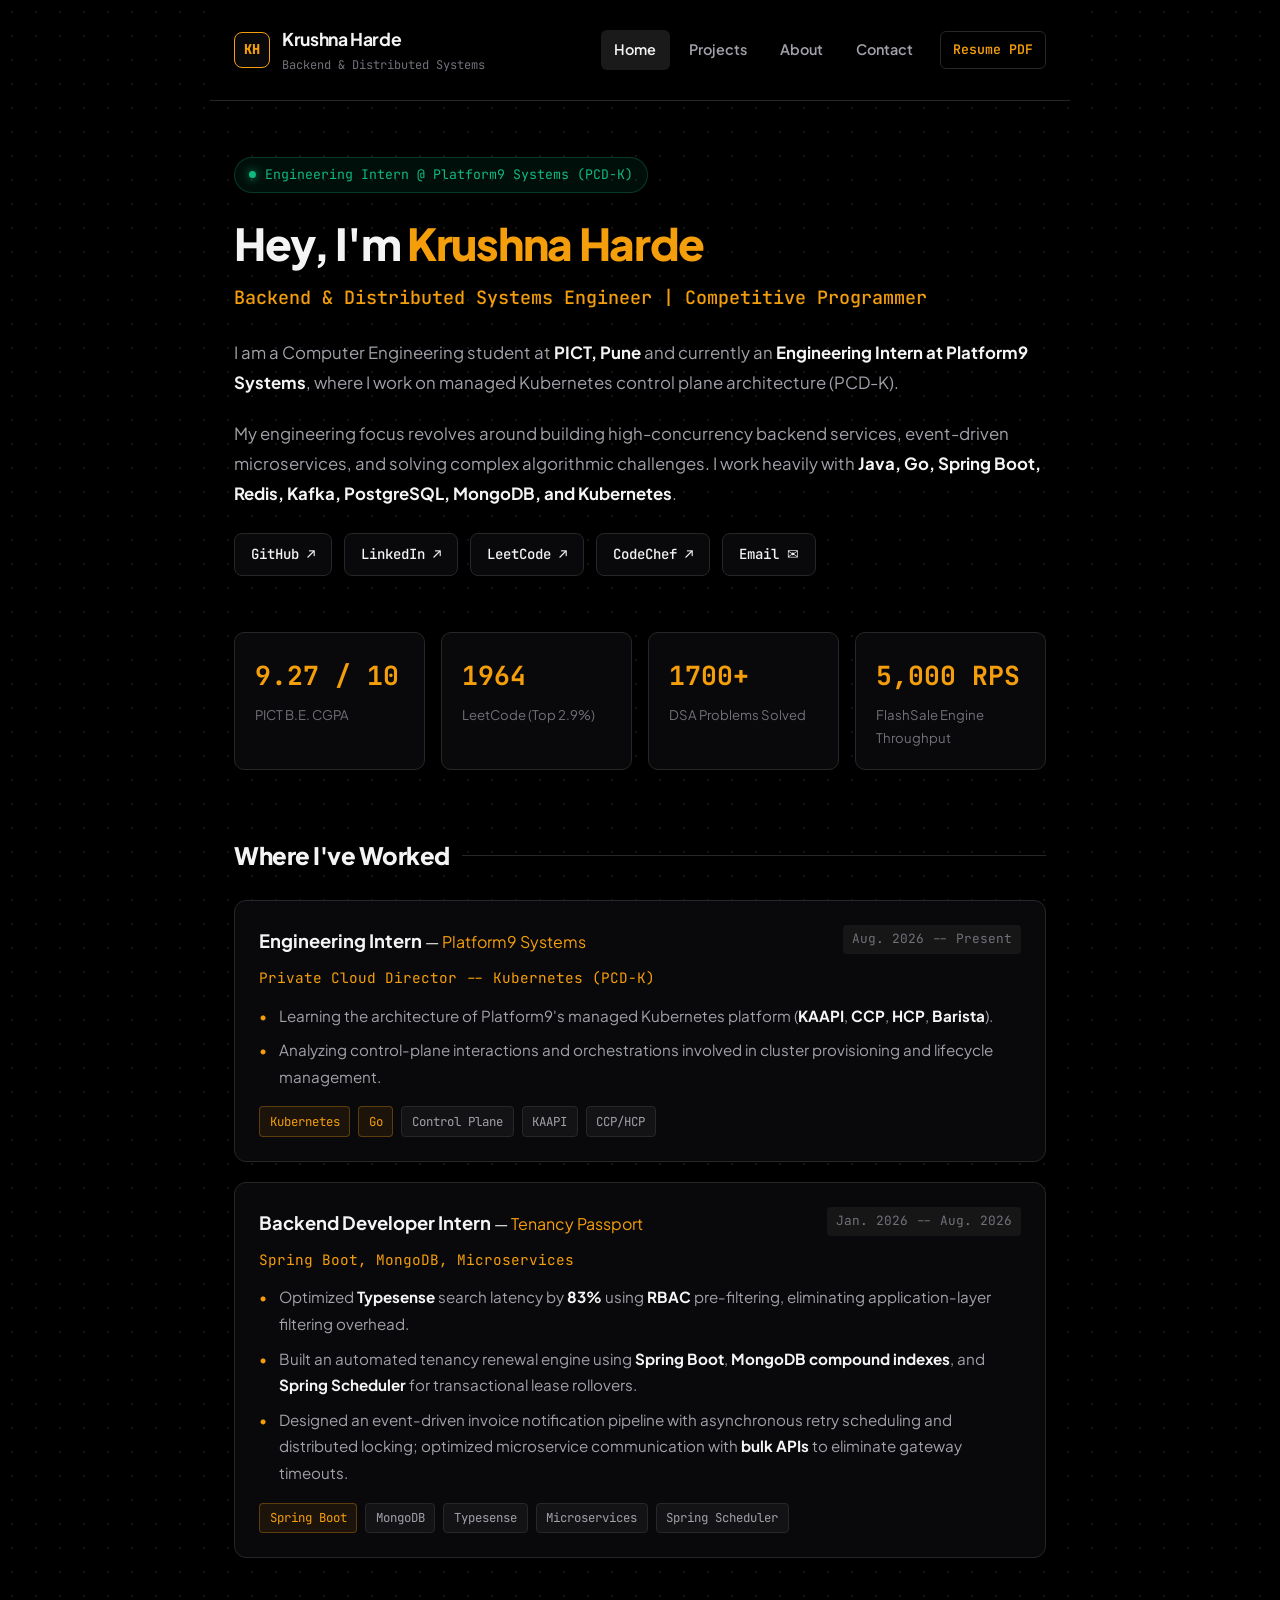
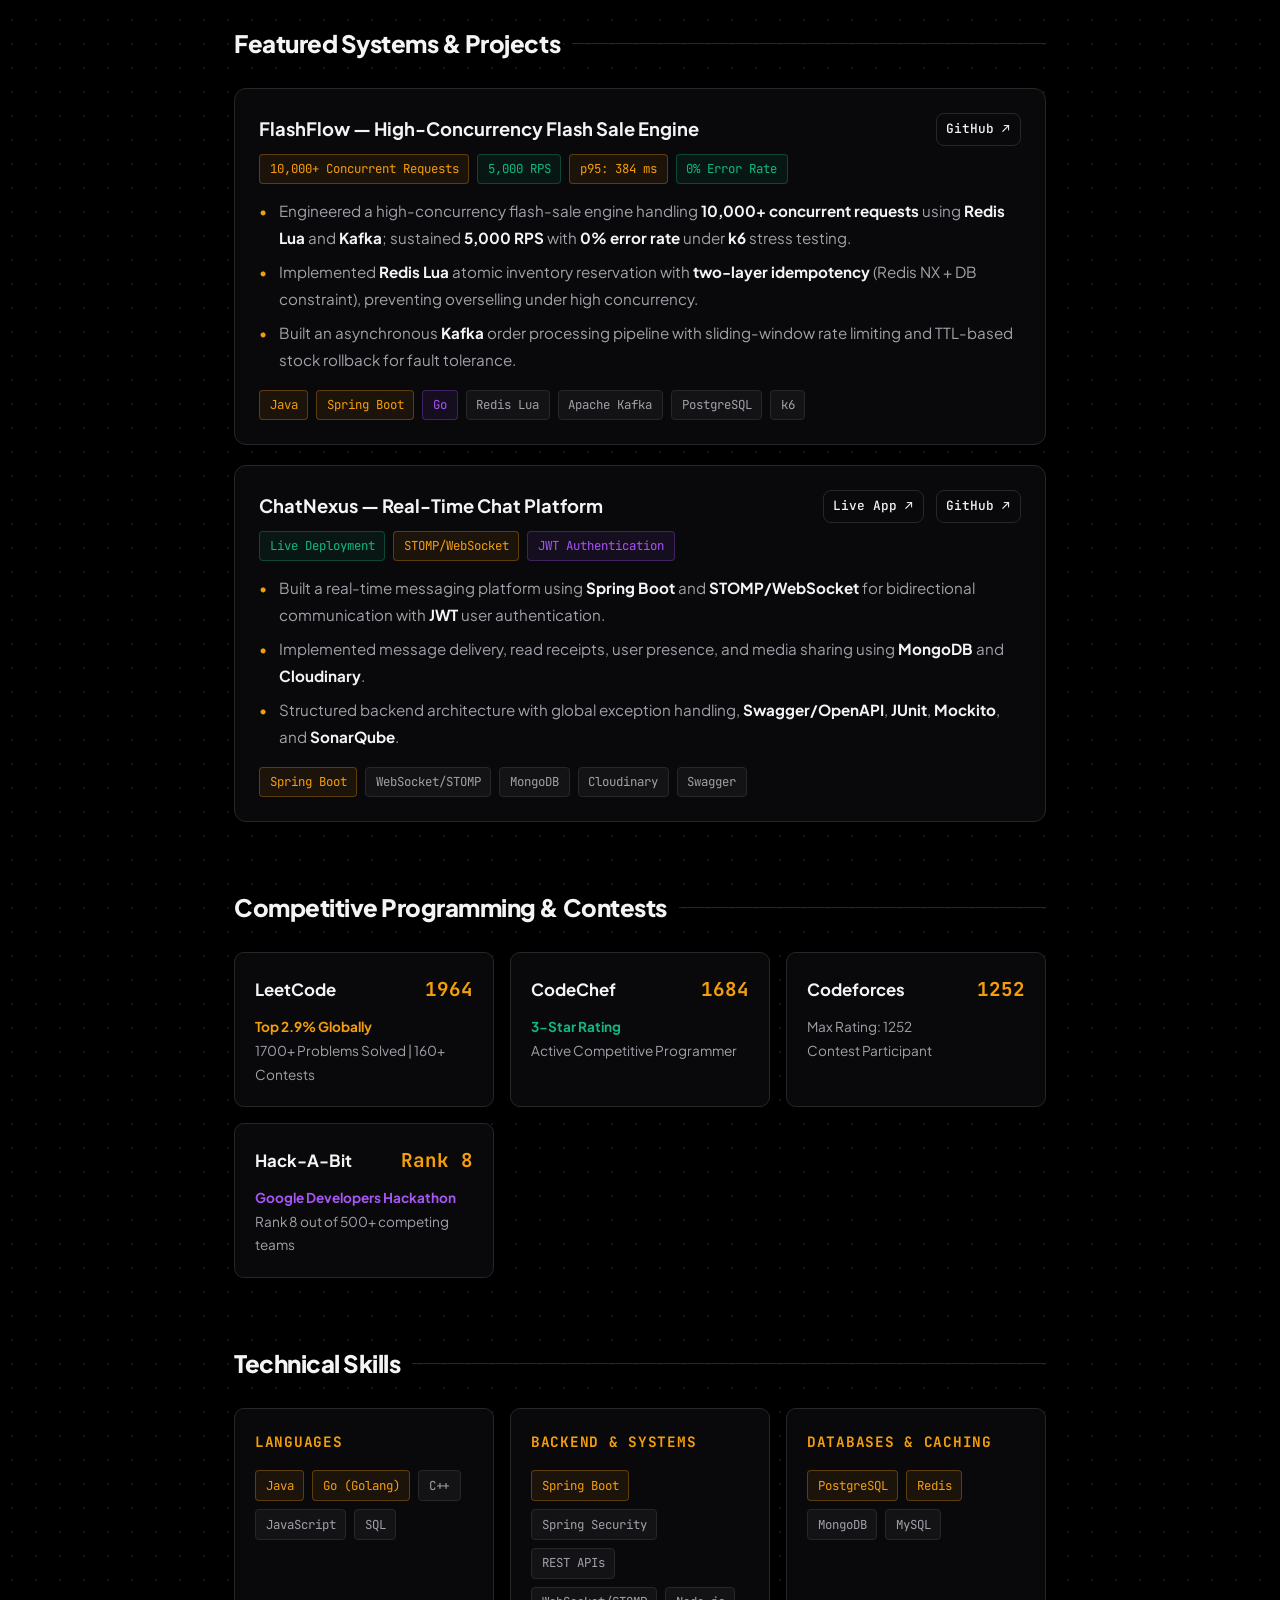
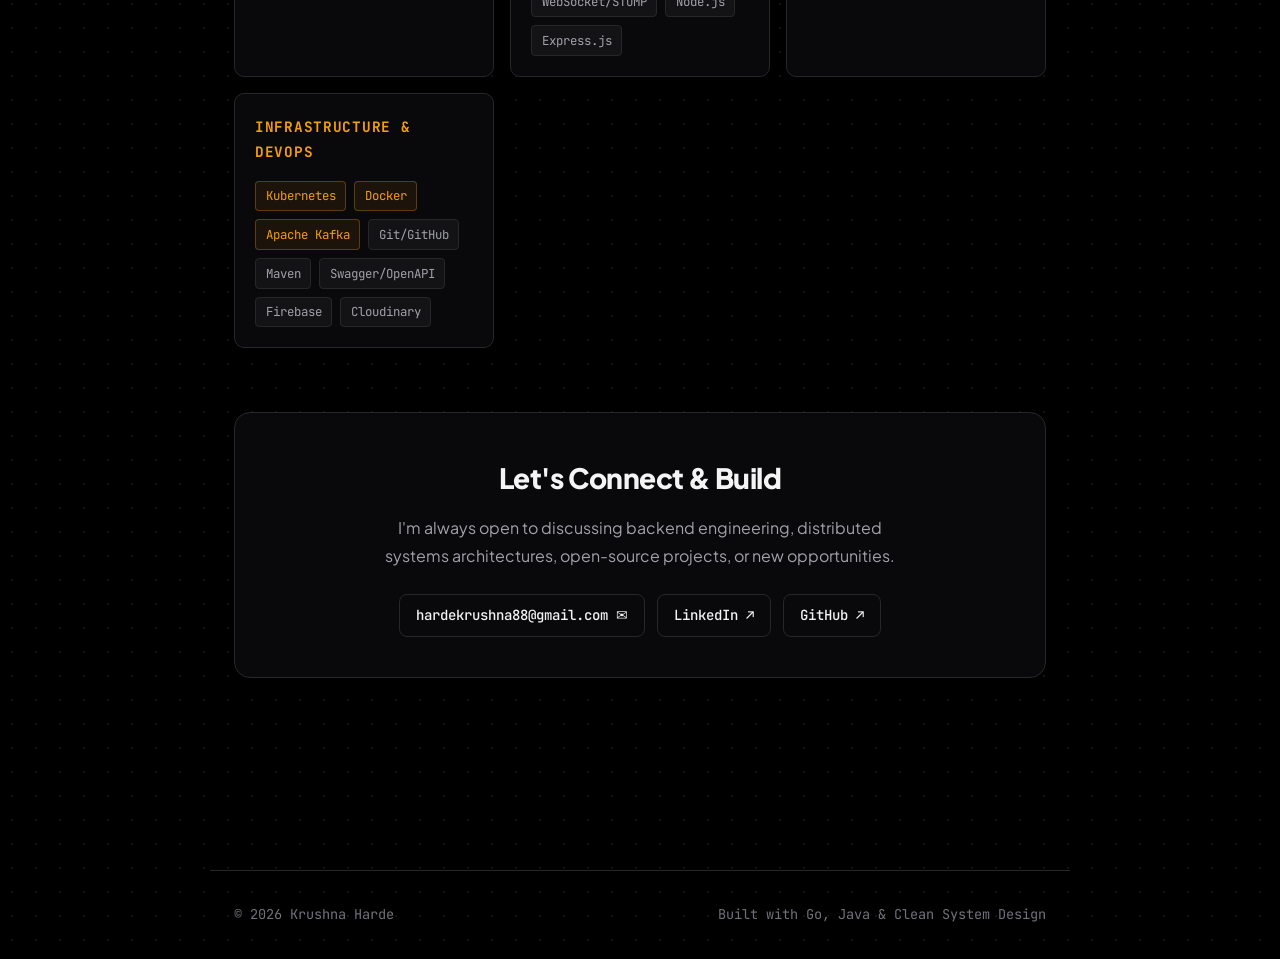
<file: index.html>
<!DOCTYPE html>
<html lang="en">
<head>
    <meta charset="UTF-8">
    <meta name="viewport" content="width=device-width, initial-scale=1.0">
    <title>Krushna Harde | Portfolio</title>
    <link rel="icon" type="image/svg+xml" href="favicon.svg">
    <meta name="description" content="Personal portfolio of Krushna Harde — Computer Engineering student at PICT Pune & Backend Engineering Intern at Platform9, specializing in Java, Go, Spring Boot, Kubernetes, Redis, Kafka, and High-Concurrency Systems.">
    <link rel="stylesheet" href="styles.css">
</head>
<body>
    <!-- Header / Navigation -->
    <header>
        <div class="nav-container">
            <a href="index.html" class="brand">
                <div class="avatar-circle">KH</div>
                <div class="brand-info">
                    <h1>Krushna Harde</h1>
                    <div class="tagline">Backend & Distributed Systems</div>
                </div>
            </a>
            <nav>
                <a href="index.html" class="active">Home</a>
                <a href="projects.html">Projects</a>
                <a href="about.html">About</a>
                <a href="contact.html">Contact</a>
                <a href="resume.pdf" class="btn-resume" download>Resume PDF</a>
            </nav>
        </div>
    </header>

    <!-- Main Content -->
    <main>
        <!-- Personal Introduction Hero -->
        <section class="hero-personal">
            <div class="status-pill">
                <span class="status-dot"></span>
                <span>Engineering Intern @ Platform9 Systems (PCD-K)</span>
            </div>
            <h2 class="hero-greeting">Hey, I'm <span class="highlight-amber">Krushna Harde</span></h2>
            <div class="hero-subtitle">Backend & Distributed Systems Engineer | Competitive Programmer</div>
            
            <p class="hero-bio">
                I am a Computer Engineering student at <strong>PICT, Pune</strong> and currently an <strong>Engineering Intern at Platform9 Systems</strong>, where I work on managed Kubernetes control plane architecture (PCD-K).
            </p>
            <p class="hero-bio">
                My engineering focus revolves around building high-concurrency backend services, event-driven microservices, and solving complex algorithmic challenges. I work heavily with <strong>Java, Go, Spring Boot, Redis, Kafka, PostgreSQL, MongoDB, and Kubernetes</strong>.
            </p>

            <!-- Social Links -->
            <div class="social-buttons">
                <a href="https://github.com/KrushnaHarde" target="_blank" rel="noopener" class="social-btn">GitHub ↗</a>
                <a href="https://www.linkedin.com/in/krushna-harde" target="_blank" rel="noopener" class="social-btn">LinkedIn ↗</a>
                <a href="https://leetcode.com/u/krushna_88" target="_blank" rel="noopener" class="social-btn">LeetCode ↗</a>
                <a href="https://www.codechef.com/users/hardekrushna" target="_blank" rel="noopener" class="social-btn">CodeChef ↗</a>
                <a href="mailto:hardekrushna88@gmail.com" class="social-btn">Email ✉</a>
            </div>
        </section>

        <!-- Highlights & Stats -->
        <section>
            <div class="stats-container">
                <div class="stat-box">
                    <div class="stat-val">9.27 / 10</div>
                    <div class="stat-desc">PICT B.E. CGPA</div>
                </div>
                <div class="stat-box">
                    <div class="stat-val">1964</div>
                    <div class="stat-desc">LeetCode (Top 2.9%)</div>
                </div>
                <div class="stat-box">
                    <div class="stat-val">1700+</div>
                    <div class="stat-desc">DSA Problems Solved</div>
                </div>
                <div class="stat-box">
                    <div class="stat-val">5,000 RPS</div>
                    <div class="stat-desc">FlashSale Engine Throughput</div>
                </div>
            </div>
        </section>

        <!-- Work Experience -->
        <section>
            <h2 class="section-title">Where I've Worked</h2>
            
            <!-- Platform9 -->
            <div class="card-item">
                <div class="card-header">
                    <div>
                        <span class="card-title">Engineering Intern</span> — <span class="highlight-amber">Platform9 Systems</span>
                    </div>
                    <span class="card-date">Aug. 2026 -- Present</span>
                </div>
                <div class="card-subtitle">Private Cloud Director -- Kubernetes (PCD-K)</div>
                <ul class="bullet-list">
                    <li>Learning the architecture of Platform9's managed Kubernetes platform (<strong>KAAPI</strong>, <strong>CCP</strong>, <strong>HCP</strong>, <strong>Barista</strong>).</li>
                    <li>Analyzing control-plane interactions and orchestrations involved in cluster provisioning and lifecycle management.</li>
                </ul>
                <div class="tag-group">
                    <span class="tag amber">Kubernetes</span>
                    <span class="tag amber">Go</span>
                    <span class="tag">Control Plane</span>
                    <span class="tag">KAAPI</span>
                    <span class="tag">CCP/HCP</span>
                </div>
            </div>

            <!-- Tenancy Passport -->
            <div class="card-item">
                <div class="card-header">
                    <div>
                        <span class="card-title">Backend Developer Intern</span> — <span class="highlight-amber">Tenancy Passport</span>
                    </div>
                    <span class="card-date">Jan. 2026 -- Aug. 2026</span>
                </div>
                <div class="card-subtitle">Spring Boot, MongoDB, Microservices</div>
                <ul class="bullet-list">
                    <li>Optimized <strong>Typesense</strong> search latency by <strong>83%</strong> using <strong>RBAC</strong> pre-filtering, eliminating application-layer filtering overhead.</li>
                    <li>Built an automated tenancy renewal engine using <strong>Spring Boot</strong>, <strong>MongoDB compound indexes</strong>, and <strong>Spring Scheduler</strong> for transactional lease rollovers.</li>
                    <li>Designed an event-driven invoice notification pipeline with asynchronous retry scheduling and distributed locking; optimized microservice communication with <strong>bulk APIs</strong> to eliminate gateway timeouts.</li>
                </ul>
                <div class="tag-group">
                    <span class="tag amber">Spring Boot</span>
                    <span class="tag">MongoDB</span>
                    <span class="tag">Typesense</span>
                    <span class="tag">Microservices</span>
                    <span class="tag">Spring Scheduler</span>
                </div>
            </div>
        </section>

        <!-- Selected Projects -->
        <section>
            <h2 class="section-title">Featured Systems & Projects</h2>

            <!-- FlashFlow -->
            <div class="card-item">
                <div class="card-header">
                    <div class="card-title">FlashFlow — High-Concurrency Flash Sale Engine</div>
                    <div class="social-buttons" style="margin-top:0;">
                        <a href="https://github.com/KrushnaHarde/flashflow" target="_blank" rel="noopener" class="social-btn" style="padding:0.25rem 0.6rem; font-size:0.8rem;">GitHub ↗</a>
                    </div>
                </div>

                <div class="tag-group" style="margin-top: 0; margin-bottom: 0.85rem;">
                    <span class="tag amber">10,000+ Concurrent Requests</span>
                    <span class="tag emerald">5,000 RPS</span>
                    <span class="tag amber">p95: 384 ms</span>
                    <span class="tag emerald">0% Error Rate</span>
                </div>

                <ul class="bullet-list">
                    <li>Engineered a high-concurrency flash-sale engine handling <strong>10,000+ concurrent requests</strong> using <strong>Redis Lua</strong> and <strong>Kafka</strong>; sustained <strong>5,000 RPS</strong> with <strong>0% error rate</strong> under <strong>k6</strong> stress testing.</li>
                    <li>Implemented <strong>Redis Lua</strong> atomic inventory reservation with <strong>two-layer idempotency</strong> (Redis NX + DB constraint), preventing overselling under high concurrency.</li>
                    <li>Built an asynchronous <strong>Kafka</strong> order processing pipeline with sliding-window rate limiting and TTL-based stock rollback for fault tolerance.</li>
                </ul>

                <div class="tag-group">
                    <span class="tag amber">Java</span>
                    <span class="tag amber">Spring Boot</span>
                    <span class="tag violet">Go</span>
                    <span class="tag">Redis Lua</span>
                    <span class="tag">Apache Kafka</span>
                    <span class="tag">PostgreSQL</span>
                    <span class="tag">k6</span>
                </div>
            </div>

            <!-- ChatNexus -->
            <div class="card-item">
                <div class="card-header">
                    <div class="card-title">ChatNexus — Real-Time Chat Platform</div>
                    <div class="social-buttons" style="margin-top:0;">
                        <a href="https://chat-nexus-frontend-two.vercel.app/" target="_blank" rel="noopener" class="social-btn" style="padding:0.25rem 0.6rem; font-size:0.8rem;">Live App ↗</a>
                        <a href="https://github.com/KrushnaHarde/ChatNexus" target="_blank" rel="noopener" class="social-btn" style="padding:0.25rem 0.6rem; font-size:0.8rem;">GitHub ↗</a>
                    </div>
                </div>

                <div class="tag-group" style="margin-top: 0; margin-bottom: 0.85rem;">
                    <span class="tag emerald">Live Deployment</span>
                    <span class="tag amber">STOMP/WebSocket</span>
                    <span class="tag violet">JWT Authentication</span>
                </div>

                <ul class="bullet-list">
                    <li>Built a real-time messaging platform using <strong>Spring Boot</strong> and <strong>STOMP/WebSocket</strong> for bidirectional communication with <strong>JWT</strong> user authentication.</li>
                    <li>Implemented message delivery, read receipts, user presence, and media sharing using <strong>MongoDB</strong> and <strong>Cloudinary</strong>.</li>
                    <li>Structured backend architecture with global exception handling, <strong>Swagger/OpenAPI</strong>, <strong>JUnit</strong>, <strong>Mockito</strong>, and <strong>SonarQube</strong>.</li>
                </ul>

                <div class="tag-group">
                    <span class="tag amber">Spring Boot</span>
                    <span class="tag">WebSocket/STOMP</span>
                    <span class="tag">MongoDB</span>
                    <span class="tag">Cloudinary</span>
                    <span class="tag">Swagger</span>
                </div>
            </div>
        </section>

        <!-- Competitive Programming Matrix -->
        <section>
            <h2 class="section-title">Competitive Programming & Contests</h2>
            <div class="cp-matrix">
                <div class="cp-box">
                    <div class="cp-head">
                        <span class="cp-name">LeetCode</span>
                        <span class="cp-score">1964</span>
                    </div>
                    <div class="cp-detail">
                        <strong class="highlight-amber">Top 2.9% Globally</strong><br>
                        1700+ Problems Solved | 160+ Contests
                    </div>
                </div>

                <div class="cp-box">
                    <div class="cp-head">
                        <span class="cp-name">CodeChef</span>
                        <span class="cp-score">1684</span>
                    </div>
                    <div class="cp-detail">
                        <strong class="highlight-emerald">3-Star Rating</strong><br>
                        Active Competitive Programmer
                    </div>
                </div>

                <div class="cp-box">
                    <div class="cp-head">
                        <span class="cp-name">Codeforces</span>
                        <span class="cp-score">1252</span>
                    </div>
                    <div class="cp-detail">
                        Max Rating: 1252<br>
                        Contest Participant
                    </div>
                </div>

                <div class="cp-box">
                    <div class="cp-head">
                        <span class="cp-name">Hack-A-Bit</span>
                        <span class="cp-score">Rank 8</span>
                    </div>
                    <div class="cp-detail">
                        <strong class="highlight-violet">Google Developers Hackathon</strong><br>
                        Rank 8 out of 500+ competing teams
                    </div>
                </div>
            </div>
        </section>

        <!-- Technical Skills Matrix -->
        <section>
            <h2 class="section-title">Technical Skills</h2>
            <div class="skills-container">
                <div class="skill-box">
                    <h3>Languages</h3>
                    <div class="tag-group">
                        <span class="tag amber">Java</span>
                        <span class="tag amber">Go (Golang)</span>
                        <span class="tag">C++</span>
                        <span class="tag">JavaScript</span>
                        <span class="tag">SQL</span>
                    </div>
                </div>

                <div class="skill-box">
                    <h3>Backend & Systems</h3>
                    <div class="tag-group">
                        <span class="tag amber">Spring Boot</span>
                        <span class="tag">Spring Security</span>
                        <span class="tag">REST APIs</span>
                        <span class="tag">WebSocket/STOMP</span>
                        <span class="tag">Node.js</span>
                        <span class="tag">Express.js</span>
                    </div>
                </div>

                <div class="skill-box">
                    <h3>Databases & Caching</h3>
                    <div class="tag-group">
                        <span class="tag amber">PostgreSQL</span>
                        <span class="tag amber">Redis</span>
                        <span class="tag">MongoDB</span>
                        <span class="tag">MySQL</span>
                    </div>
                </div>

                <div class="skill-box">
                    <h3>Infrastructure & DevOps</h3>
                    <div class="tag-group">
                        <span class="tag amber">Kubernetes</span>
                        <span class="tag amber">Docker</span>
                        <span class="tag amber">Apache Kafka</span>
                        <span class="tag">Git/GitHub</span>
                        <span class="tag">Maven</span>
                        <span class="tag">Swagger/OpenAPI</span>
                        <span class="tag">Firebase</span>
                        <span class="tag">Cloudinary</span>
                    </div>
                </div>
            </div>
        </section>

        <!-- Personal Callout -->
        <section>
            <div class="personal-callout">
                <h2>Let's Connect & Build</h2>
                <p>I'm always open to discussing backend engineering, distributed systems architectures, open-source projects, or new opportunities.</p>
                <div class="social-buttons" style="justify-content: center;">
                    <a href="mailto:hardekrushna88@gmail.com" class="social-btn">hardekrushna88@gmail.com ✉</a>
                    <a href="https://www.linkedin.com/in/krushna-harde" target="_blank" rel="noopener" class="social-btn">LinkedIn ↗</a>
                    <a href="https://github.com/KrushnaHarde" target="_blank" rel="noopener" class="social-btn">GitHub ↗</a>
                </div>
            </div>
        </section>
    </main>

    <!-- Footer -->
    <footer>
        <div>© 2026 Krushna Harde</div>
        <div>Built with Go, Java & Clean System Design</div>
    </footer>
</body>
</html>
</file>
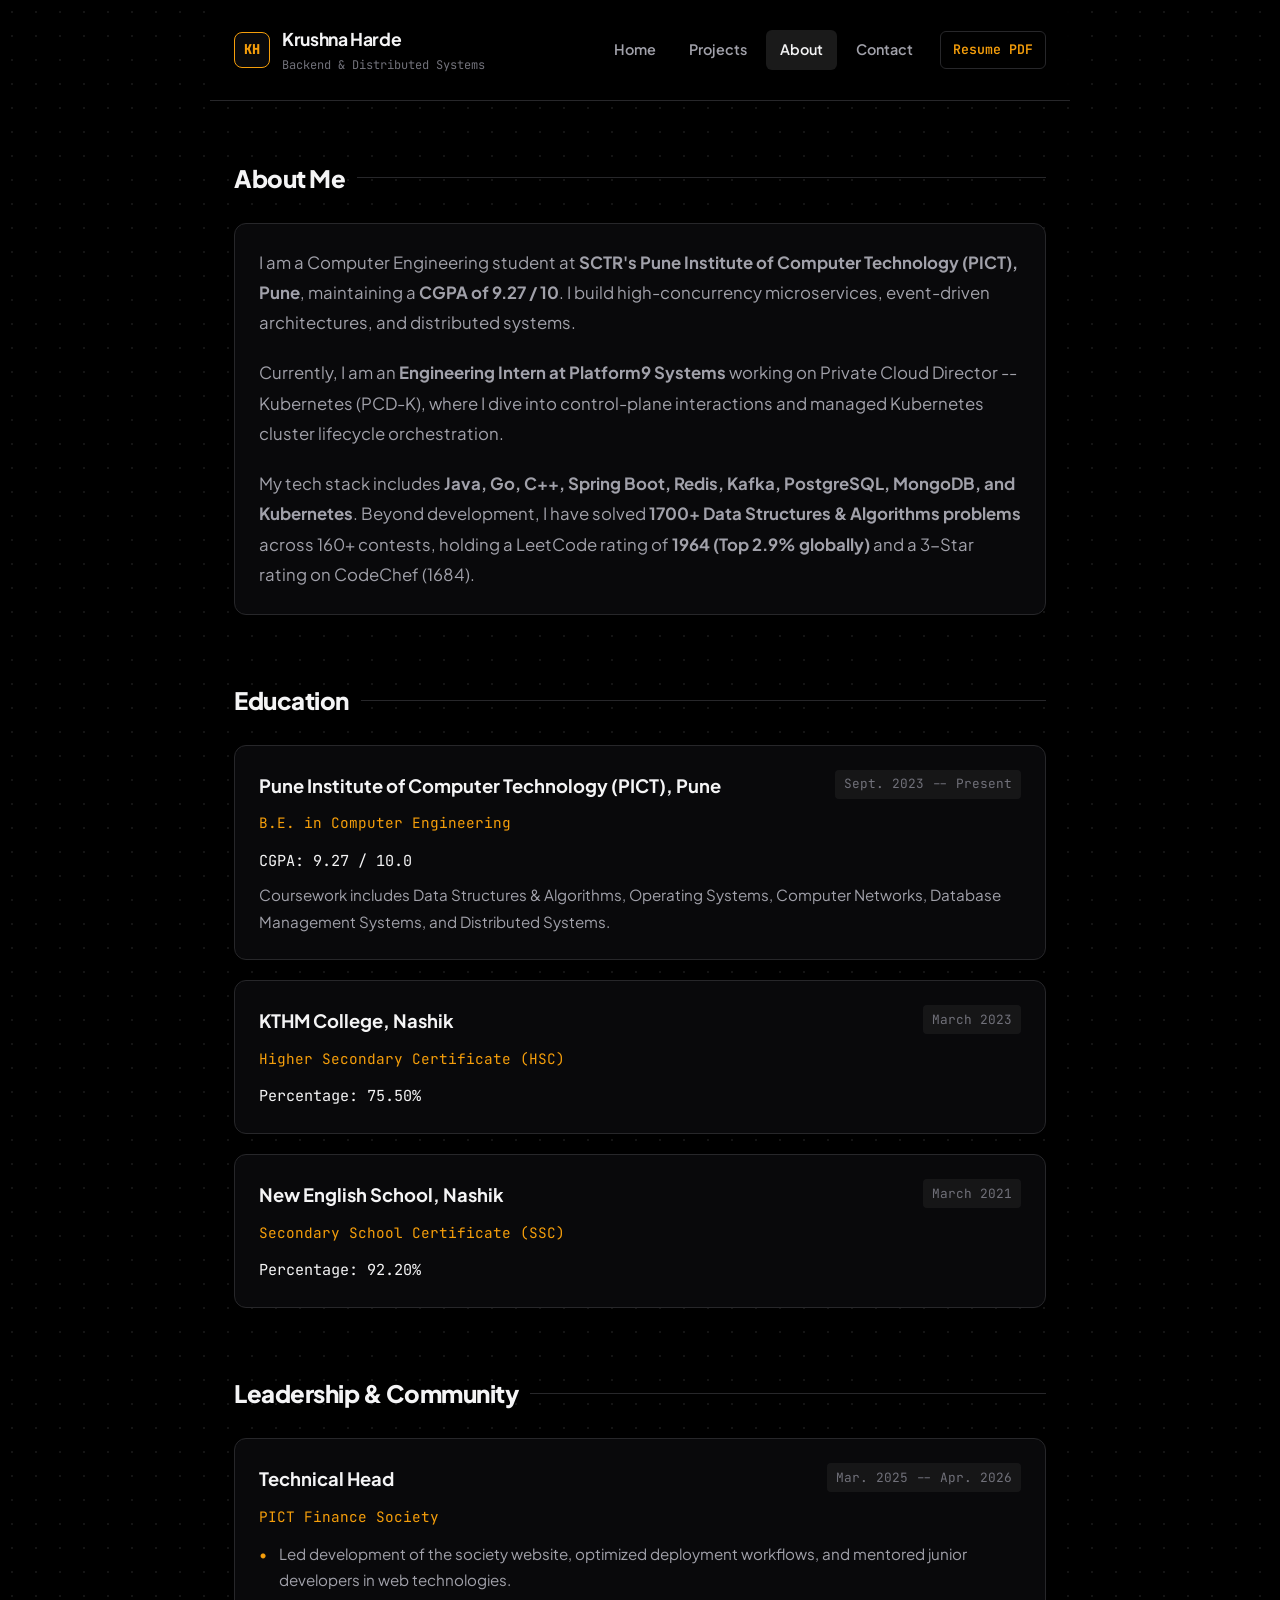
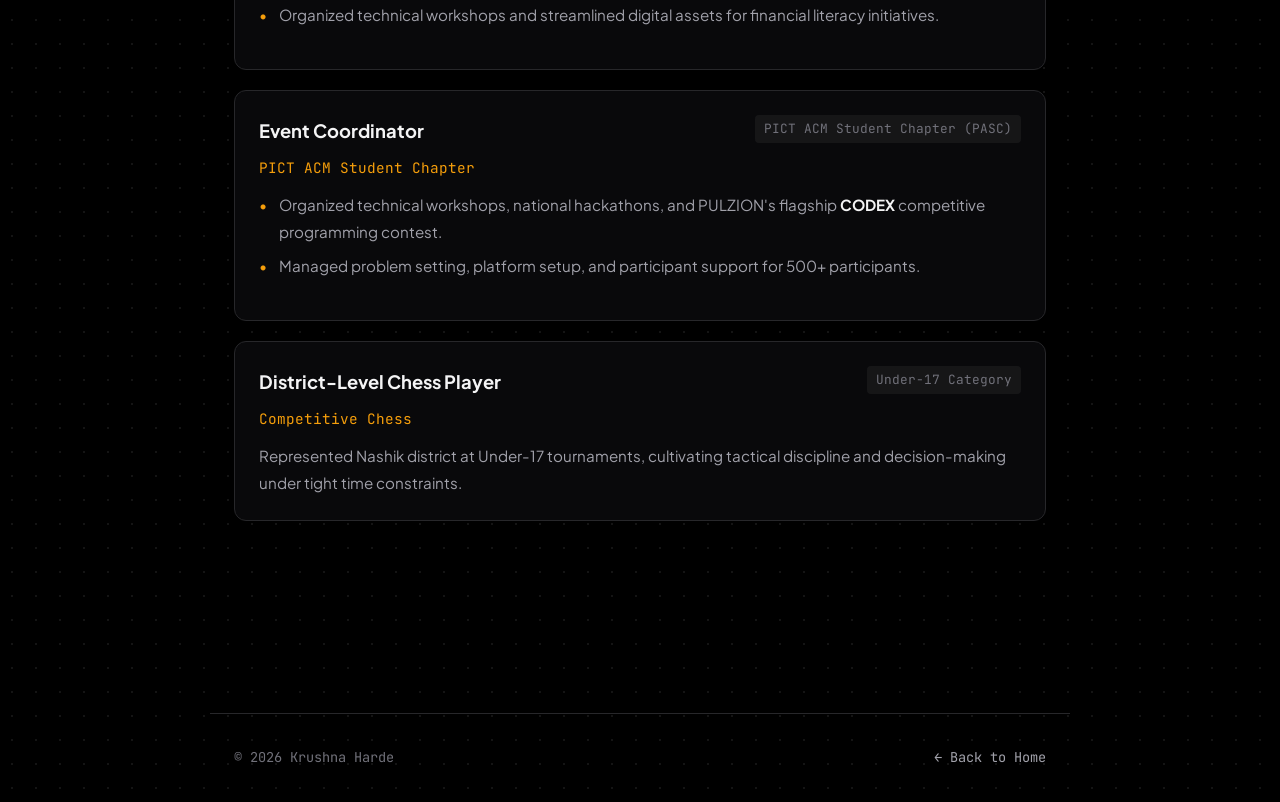
<file: about.html>
<!DOCTYPE html>
<html lang="en">
<head>
    <meta charset="UTF-8">
    <meta name="viewport" content="width=device-width, initial-scale=1.0">
    <title>About | Krushna Harde</title>
    <link rel="icon" type="image/svg+xml" href="favicon.svg">
    <meta name="description" content="Learn more about Krushna Harde — Computer Engineering student at PICT Pune, Engineering Intern at Platform9, competitive programmer, and backend engineer working with Java, Go, Spring Boot, and Kubernetes.">
    <link rel="stylesheet" href="styles.css">
</head>
<body>
    <!-- Header / Navigation -->
    <header>
        <div class="nav-container">
            <a href="index.html" class="brand">
                <div class="avatar-circle">KH</div>
                <div class="brand-info">
                    <h1>Krushna Harde</h1>
                    <div class="tagline">Backend & Distributed Systems</div>
                </div>
            </a>
            <nav>
                <a href="index.html">Home</a>
                <a href="projects.html">Projects</a>
                <a href="about.html" class="active">About</a>
                <a href="contact.html">Contact</a>
                <a href="resume.pdf" class="btn-resume" download>Resume PDF</a>
            </nav>
        </div>
    </header>

    <!-- Main Content -->
    <main>
        <!-- About Section -->
        <section>
            <h2 class="section-title">About Me</h2>
            <div class="card-item" style="margin-bottom: 2rem;">
                <p style="font-size: 1.05rem; color: var(--text-secondary); margin-bottom: 1.25rem; line-height: 1.8;">
                    I am a Computer Engineering student at <strong>SCTR's Pune Institute of Computer Technology (PICT), Pune</strong>, maintaining a <strong>CGPA of 9.27 / 10</strong>. I build high-concurrency microservices, event-driven architectures, and distributed systems.
                </p>
                <p style="font-size: 1.05rem; color: var(--text-secondary); margin-bottom: 1.25rem; line-height: 1.8;">
                    Currently, I am an <strong>Engineering Intern at Platform9 Systems</strong> working on Private Cloud Director -- Kubernetes (PCD-K), where I dive into control-plane interactions and managed Kubernetes cluster lifecycle orchestration.
                </p>
                <p style="font-size: 1.05rem; color: var(--text-secondary); line-height: 1.8;">
                    My tech stack includes <strong>Java, Go, C++, Spring Boot, Redis, Kafka, PostgreSQL, MongoDB, and Kubernetes</strong>. Beyond development, I have solved <strong>1700+ Data Structures & Algorithms problems</strong> across 160+ contests, holding a LeetCode rating of <strong>1964 (Top 2.9% globally)</strong> and a 3-Star rating on CodeChef (1684).
                </p>
            </div>
        </section>

        <!-- Education Section -->
        <section>
            <h2 class="section-title">Education</h2>
            
            <div class="card-item">
                <div class="card-header">
                    <div class="card-title">Pune Institute of Computer Technology (PICT), Pune</div>
                    <span class="card-date">Sept. 2023 -- Present</span>
                </div>
                <div class="card-subtitle">B.E. in Computer Engineering</div>
                <div style="font-size: 0.95rem; color: var(--text-primary); font-family: var(--font-mono); margin-bottom: 0.5rem;">CGPA: 9.27 / 10.0</div>
                <p style="font-size: 0.95rem; color: var(--text-secondary);">Coursework includes Data Structures & Algorithms, Operating Systems, Computer Networks, Database Management Systems, and Distributed Systems.</p>
            </div>

            <div class="card-item">
                <div class="card-header">
                    <div class="card-title">KTHM College, Nashik</div>
                    <span class="card-date">March 2023</span>
                </div>
                <div class="card-subtitle">Higher Secondary Certificate (HSC)</div>
                <div style="font-size: 0.95rem; color: var(--text-primary); font-family: var(--font-mono);">Percentage: 75.50%</div>
            </div>

            <div class="card-item">
                <div class="card-header">
                    <div class="card-title">New English School, Nashik</div>
                    <span class="card-date">March 2021</span>
                </div>
                <div class="card-subtitle">Secondary School Certificate (SSC)</div>
                <div style="font-size: 0.95rem; color: var(--text-primary); font-family: var(--font-mono);">Percentage: 92.20%</div>
            </div>
        </section>

        <!-- Leadership & Extracurriculars -->
        <section>
            <h2 class="section-title">Leadership & Community</h2>
            
            <div class="card-item">
                <div class="card-header">
                    <div class="card-title">Technical Head</div>
                    <span class="card-date">Mar. 2025 -- Apr. 2026</span>
                </div>
                <div class="card-subtitle">PICT Finance Society</div>
                <ul class="bullet-list">
                    <li>Led development of the society website, optimized deployment workflows, and mentored junior developers in web technologies.</li>
                    <li>Organized technical workshops and streamlined digital assets for financial literacy initiatives.</li>
                </ul>
            </div>

            <div class="card-item">
                <div class="card-header">
                    <div class="card-title">Event Coordinator</div>
                    <span class="card-date">PICT ACM Student Chapter (PASC)</span>
                </div>
                <div class="card-subtitle">PICT ACM Student Chapter</div>
                <ul class="bullet-list">
                    <li>Organized technical workshops, national hackathons, and PULZION's flagship <strong>CODEX</strong> competitive programming contest.</li>
                    <li>Managed problem setting, platform setup, and participant support for 500+ participants.</li>
                </ul>
            </div>

            <div class="card-item">
                <div class="card-header">
                    <div class="card-title">District-Level Chess Player</div>
                    <span class="card-date">Under-17 Category</span>
                </div>
                <div class="card-subtitle">Competitive Chess</div>
                <p style="font-size: 0.95rem; color: var(--text-secondary);">Represented Nashik district at Under-17 tournaments, cultivating tactical discipline and decision-making under tight time constraints.</p>
            </div>
        </section>
    </main>

    <!-- Footer -->
    <footer>
        <div>© 2026 Krushna Harde</div>
        <div><a href="index.html">← Back to Home</a></div>
    </footer>
</body>
</html>
</file>
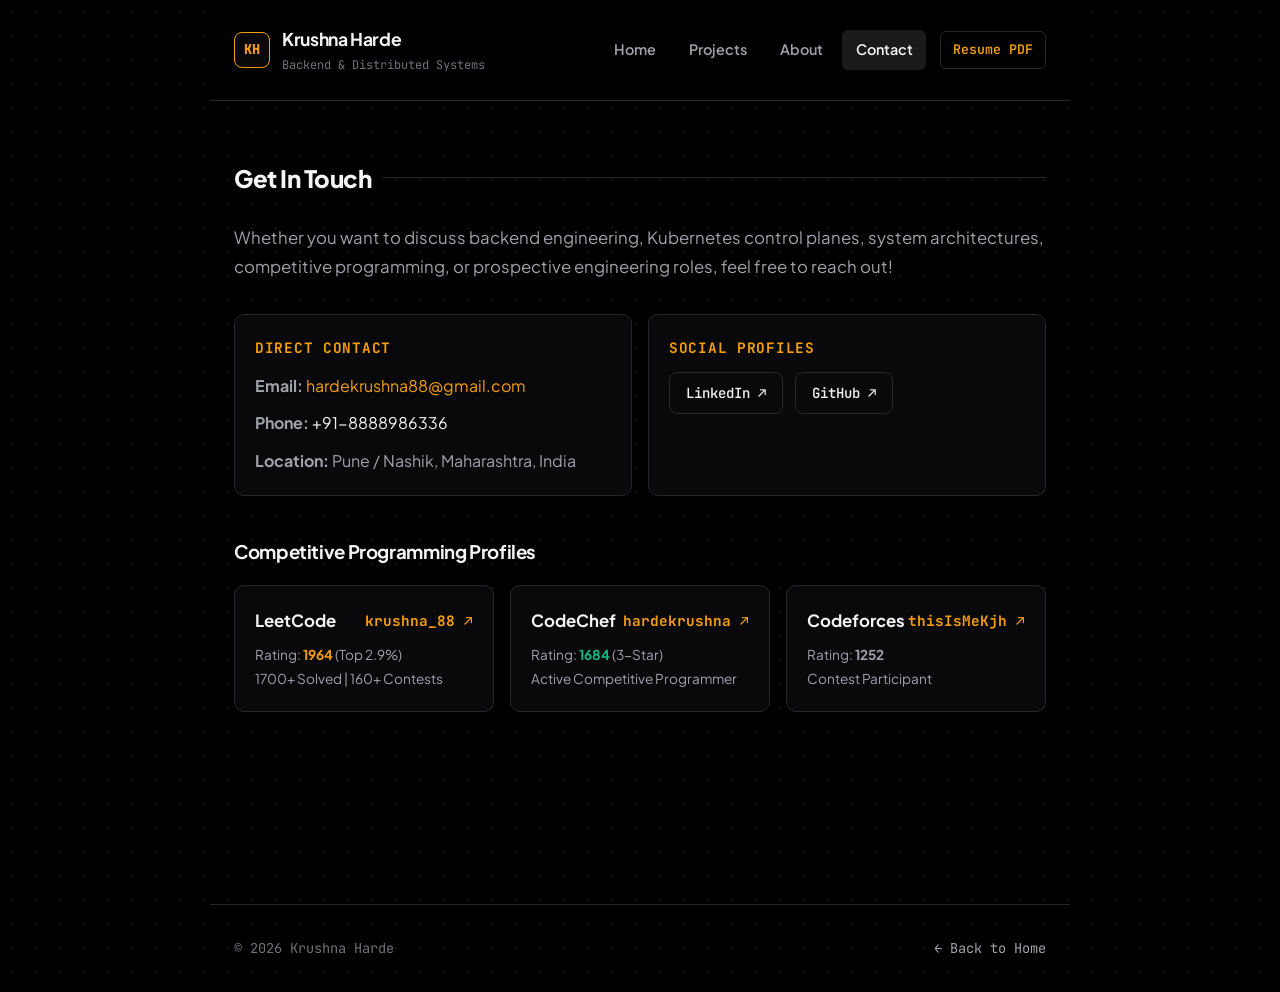
<file: contact.html>
<!DOCTYPE html>
<html lang="en">
<head>
    <meta charset="UTF-8">
    <meta name="viewport" content="width=device-width, initial-scale=1.0">
    <title>Contact | Krushna Harde</title>
    <link rel="icon" type="image/svg+xml" href="favicon.svg">
    <meta name="description" content="Contact Krushna Harde — Email, LinkedIn, GitHub, LeetCode, CodeChef, and Codeforces links.">
    <link rel="stylesheet" href="styles.css">
</head>
<body>
    <!-- Header / Navigation -->
    <header>
        <div class="nav-container">
            <a href="index.html" class="brand">
                <div class="avatar-circle">KH</div>
                <div class="brand-info">
                    <h1>Krushna Harde</h1>
                    <div class="tagline">Backend & Distributed Systems</div>
                </div>
            </a>
            <nav>
                <a href="index.html">Home</a>
                <a href="projects.html">Projects</a>
                <a href="about.html">About</a>
                <a href="contact.html" class="active">Contact</a>
                <a href="resume.pdf" class="btn-resume" download>Resume PDF</a>
            </nav>
        </div>
    </header>

    <!-- Main Content -->
    <main>
        <section>
            <h2 class="section-title">Get In Touch</h2>
            <p style="font-size: 1.05rem; color: var(--text-secondary); margin-bottom: 2rem;">
                Whether you want to discuss backend engineering, Kubernetes control planes, system architectures, competitive programming, or prospective engineering roles, feel free to reach out!
            </p>

            <div class="skills-container" style="margin-bottom: 2.5rem;">
                <div class="skill-box">
                    <h3>Direct Contact</h3>
                    <p style="margin-bottom: 0.6rem; color: var(--text-secondary);"><strong>Email:</strong> <a href="mailto:hardekrushna88@gmail.com" style="color: var(--accent-amber); text-decoration: none;">hardekrushna88@gmail.com</a></p>
                    <p style="margin-bottom: 0.6rem; color: var(--text-secondary);"><strong>Phone:</strong> <a href="tel:+918888986336" style="color: var(--text-primary); text-decoration: none;">+91-8888986336</a></p>
                    <p style="color: var(--text-secondary);"><strong>Location:</strong> Pune / Nashik, Maharashtra, India</p>
                </div>

                <div class="skill-box">
                    <h3>Social Profiles</h3>
                    <div class="social-buttons" style="margin-top: 0.5rem;">
                        <a href="https://www.linkedin.com/in/krushna-harde" target="_blank" rel="noopener" class="social-btn">LinkedIn ↗</a>
                        <a href="https://github.com/KrushnaHarde" target="_blank" rel="noopener" class="social-btn">GitHub ↗</a>
                    </div>
                </div>
            </div>

            <!-- Competitive Programming Box Matrix -->
            <h3 style="margin-bottom: 1rem; color: var(--text-primary);">Competitive Programming Profiles</h3>
            <div class="cp-matrix">
                <div class="cp-box">
                    <div class="cp-head">
                        <span class="cp-name">LeetCode</span>
                        <a href="https://leetcode.com/u/krushna_88" target="_blank" rel="noopener" class="cp-score" style="font-size: 0.9rem; text-decoration: none;">krushna_88 ↗</a>
                    </div>
                    <div class="cp-detail">
                        Rating: <strong class="highlight-amber">1964</strong> (Top 2.9%)<br>
                        1700+ Solved | 160+ Contests
                    </div>
                </div>

                <div class="cp-box">
                    <div class="cp-head">
                        <span class="cp-name">CodeChef</span>
                        <a href="https://www.codechef.com/users/hardekrushna" target="_blank" rel="noopener" class="cp-score" style="font-size: 0.9rem; text-decoration: none;">hardekrushna ↗</a>
                    </div>
                    <div class="cp-detail">
                        Rating: <strong class="highlight-emerald">1684</strong> (3-Star)<br>
                        Active Competitive Programmer
                    </div>
                </div>

                <div class="cp-box">
                    <div class="cp-head">
                        <span class="cp-name">Codeforces</span>
                        <a href="https://codeforces.com/profile/thisIsMeKjh" target="_blank" rel="noopener" class="cp-score" style="font-size: 0.9rem; text-decoration: none;">thisIsMeKjh ↗</a>
                    </div>
                    <div class="cp-detail">
                        Rating: <strong>1252</strong><br>
                        Contest Participant
                    </div>
                </div>
            </div>
        </section>
    </main>

    <!-- Footer -->
    <footer>
        <div>© 2026 Krushna Harde</div>
        <div><a href="index.html">← Back to Home</a></div>
    </footer>
</body>
</html>
</file>
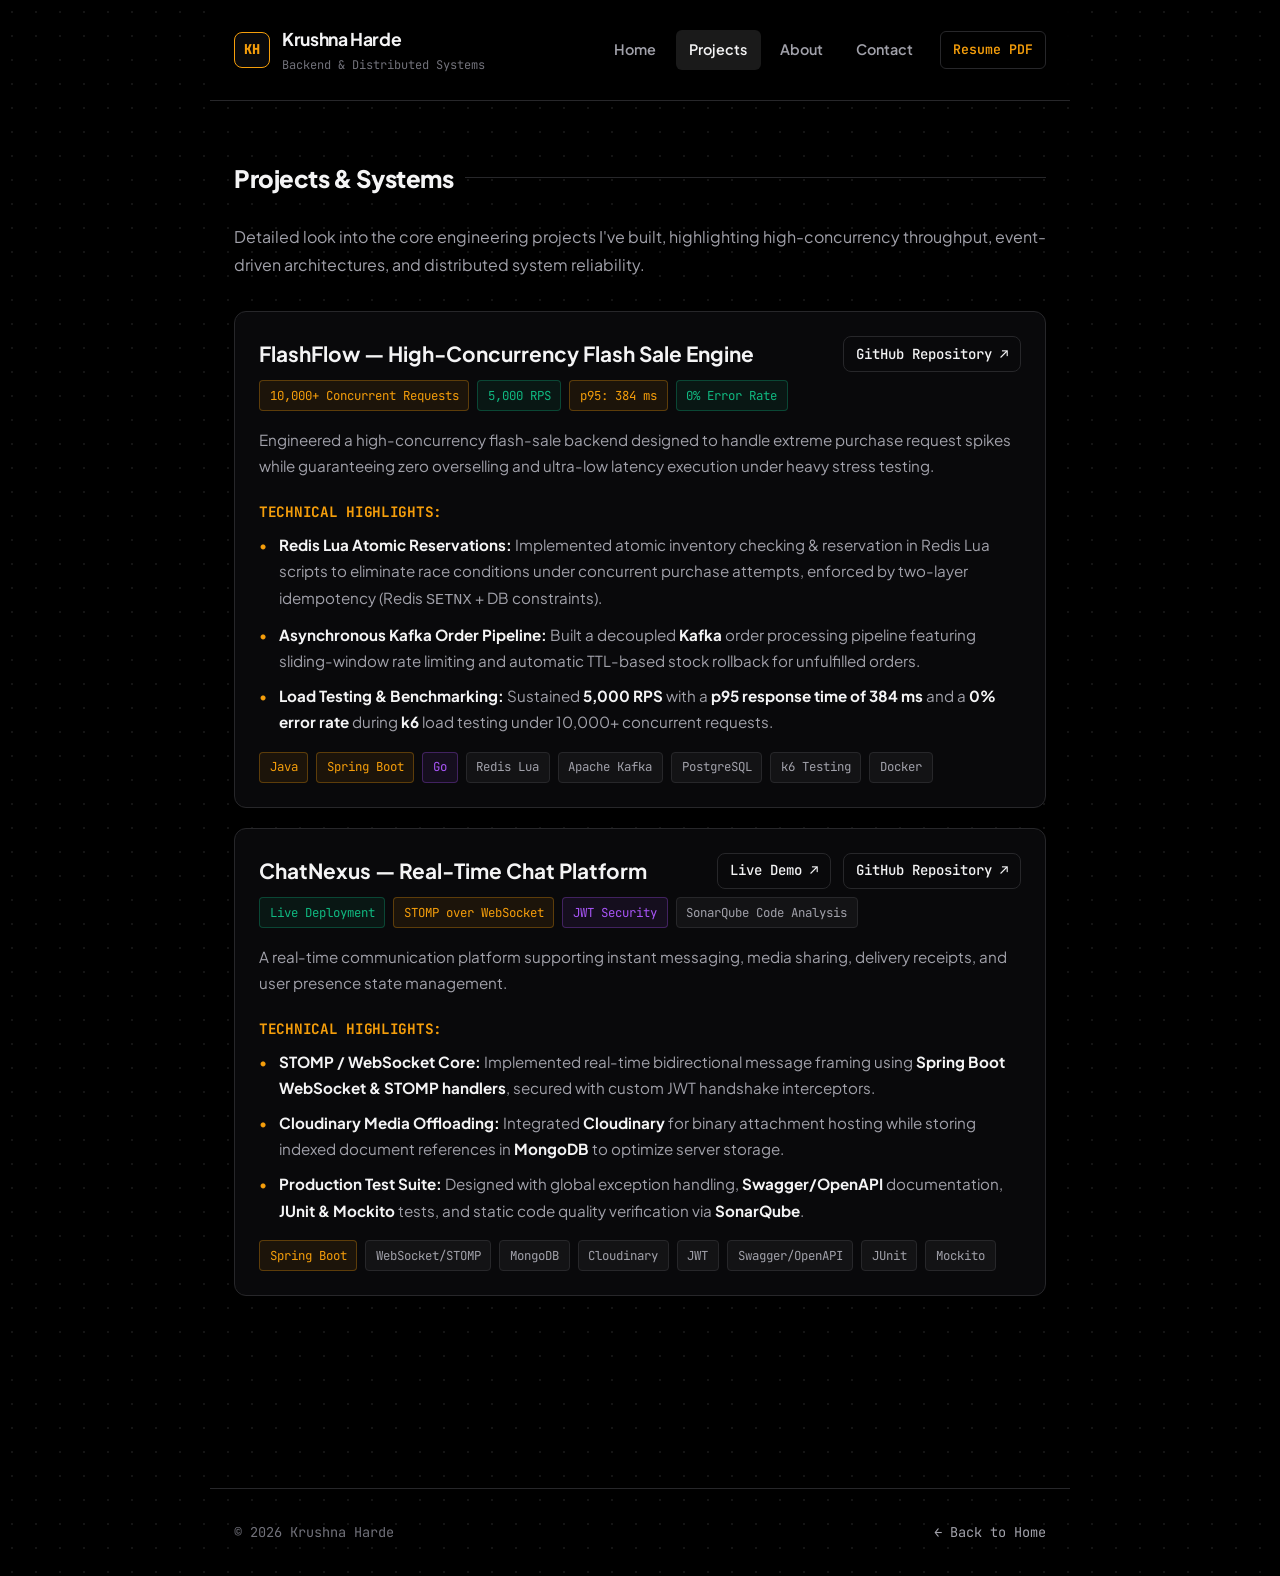
<file: projects.html>
<!DOCTYPE html>
<html lang="en">
<head>
    <meta charset="UTF-8">
    <meta name="viewport" content="width=device-width, initial-scale=1.0">
    <title>Projects | Krushna Harde</title>
    <link rel="icon" type="image/svg+xml" href="favicon.svg">
    <meta name="description" content="Projects engineered by Krushna Harde — FlashFlow (High-Concurrency Flash Sale Engine) and ChatNexus (Real-Time WebSocket Chat Platform).">
    <link rel="stylesheet" href="styles.css">
</head>
<body>
    <!-- Header / Navigation -->
    <header>
        <div class="nav-container">
            <a href="index.html" class="brand">
                <div class="avatar-circle">KH</div>
                <div class="brand-info">
                    <h1>Krushna Harde</h1>
                    <div class="tagline">Backend & Distributed Systems</div>
                </div>
            </a>
            <nav>
                <a href="index.html">Home</a>
                <a href="projects.html" class="active">Projects</a>
                <a href="about.html">About</a>
                <a href="contact.html">Contact</a>
                <a href="resume.pdf" class="btn-resume" download>Resume PDF</a>
            </nav>
        </div>
    </header>

    <!-- Main Content -->
    <main>
        <section>
            <h2 class="section-title">Projects & Systems</h2>
            <p style="color: var(--text-secondary); margin-bottom: 2rem;">
                Detailed look into the core engineering projects I've built, highlighting high-concurrency throughput, event-driven architectures, and distributed system reliability.
            </p>

            <!-- FlashFlow -->
            <div class="card-item">
                <div class="card-header">
                    <div class="card-title" style="font-size: 1.3rem;">FlashFlow — High-Concurrency Flash Sale Engine</div>
                    <div class="social-buttons" style="margin-top:0;">
                        <a href="https://github.com/KrushnaHarde/flashflow" target="_blank" rel="noopener" class="social-btn" style="padding:0.3rem 0.75rem;">GitHub Repository ↗</a>
                    </div>
                </div>

                <div class="tag-group" style="margin-top: 0; margin-bottom: 1rem;">
                    <span class="tag amber">10,000+ Concurrent Requests</span>
                    <span class="tag emerald">5,000 RPS</span>
                    <span class="tag amber">p95: 384 ms</span>
                    <span class="tag emerald">0% Error Rate</span>
                </div>

                <p style="color: var(--text-secondary); margin-bottom: 1.25rem; font-size: 0.95rem; line-height: 1.7;">
                    Engineered a high-concurrency flash-sale backend designed to handle extreme purchase request spikes while guaranteeing zero overselling and ultra-low latency execution under heavy stress testing.
                </p>

                <h4 style="color: var(--accent-amber); font-size: 0.9rem; margin-bottom: 0.5rem; font-family: var(--font-mono); text-transform: uppercase;">Technical Highlights:</h4>
                <ul class="bullet-list">
                    <li><strong>Redis Lua Atomic Reservations:</strong> Implemented atomic inventory checking & reservation in Redis Lua scripts to eliminate race conditions under concurrent purchase attempts, enforced by two-layer idempotency (Redis <code>SETNX</code> + DB constraints).</li>
                    <li><strong>Asynchronous Kafka Order Pipeline:</strong> Built a decoupled <strong>Kafka</strong> order processing pipeline featuring sliding-window rate limiting and automatic TTL-based stock rollback for unfulfilled orders.</li>
                    <li><strong>Load Testing & Benchmarking:</strong> Sustained <strong>5,000 RPS</strong> with a <strong>p95 response time of 384 ms</strong> and a <strong>0% error rate</strong> during <strong>k6</strong> load testing under 10,000+ concurrent requests.</li>
                </ul>

                <div class="tag-group">
                    <span class="tag amber">Java</span>
                    <span class="tag amber">Spring Boot</span>
                    <span class="tag violet">Go</span>
                    <span class="tag">Redis Lua</span>
                    <span class="tag">Apache Kafka</span>
                    <span class="tag">PostgreSQL</span>
                    <span class="tag">k6 Testing</span>
                    <span class="tag">Docker</span>
                </div>
            </div>

            <!-- ChatNexus -->
            <div class="card-item">
                <div class="card-header">
                    <div class="card-title" style="font-size: 1.3rem;">ChatNexus — Real-Time Chat Platform</div>
                    <div class="social-buttons" style="margin-top:0;">
                        <a href="https://chat-nexus-frontend-two.vercel.app/" target="_blank" rel="noopener" class="social-btn" style="padding:0.3rem 0.75rem;">Live Demo ↗</a>
                        <a href="https://github.com/KrushnaHarde/ChatNexus" target="_blank" rel="noopener" class="social-btn" style="padding:0.3rem 0.75rem;">GitHub Repository ↗</a>
                    </div>
                </div>

                <div class="tag-group" style="margin-top: 0; margin-bottom: 1rem;">
                    <span class="tag emerald">Live Deployment</span>
                    <span class="tag amber">STOMP over WebSocket</span>
                    <span class="tag violet">JWT Security</span>
                    <span class="tag">SonarQube Code Analysis</span>
                </div>

                <p style="color: var(--text-secondary); margin-bottom: 1.25rem; font-size: 0.95rem; line-height: 1.7;">
                    A real-time communication platform supporting instant messaging, media sharing, delivery receipts, and user presence state management.
                </p>

                <h4 style="color: var(--accent-amber); font-size: 0.9rem; margin-bottom: 0.5rem; font-family: var(--font-mono); text-transform: uppercase;">Technical Highlights:</h4>
                <ul class="bullet-list">
                    <li><strong>STOMP / WebSocket Core:</strong> Implemented real-time bidirectional message framing using <strong>Spring Boot WebSocket & STOMP handlers</strong>, secured with custom JWT handshake interceptors.</li>
                    <li><strong>Cloudinary Media Offloading:</strong> Integrated <strong>Cloudinary</strong> for binary attachment hosting while storing indexed document references in <strong>MongoDB</strong> to optimize server storage.</li>
                    <li><strong>Production Test Suite:</strong> Designed with global exception handling, <strong>Swagger/OpenAPI</strong> documentation, <strong>JUnit & Mockito</strong> tests, and static code quality verification via <strong>SonarQube</strong>.</li>
                </ul>

                <div class="tag-group">
                    <span class="tag amber">Spring Boot</span>
                    <span class="tag">WebSocket/STOMP</span>
                    <span class="tag">MongoDB</span>
                    <span class="tag">Cloudinary</span>
                    <span class="tag">JWT</span>
                    <span class="tag">Swagger/OpenAPI</span>
                    <span class="tag">JUnit</span>
                    <span class="tag">Mockito</span>
                </div>
            </div>
        </section>
    </main>

    <!-- Footer -->
    <footer>
        <div>© 2026 Krushna Harde</div>
        <div><a href="index.html">← Back to Home</a></div>
    </footer>
</body>
</html>
</file>
<file: styles.css>
/* ==========================================================================
   Krushna Harde - Portfolio System
   Theme: Pure Black with Subtle White Dot Matrix Grid & Handcrafted Palette
   ========================================================================== */

@import url('https://fonts.googleapis.com/css2?family=JetBrains+Mono:wght@400;500;600;700&family=Plus+Jakarta+Sans:wght@400;500;600;700;800&display=swap');

:root {
    --bg-black: #000000;
    --bg-card: #09090b;
    --bg-card-hover: #121215;
    --border-subtle: #27272a;
    --border-hover: #3f3f46;
    
    --text-primary: #f4f4f5;
    --text-secondary: #a1a1aa;
    --text-muted: #71717a;
    
    --accent-amber: #f59e0b;
    --accent-emerald: #10b981;
    --accent-violet: #a855f7;
    --accent-cyan: #38bdf8;
    
    --font-sans: 'Plus Jakarta Sans', -apple-system, BlinkMacSystemFont, sans-serif;
    --font-mono: 'JetBrains Mono', monospace;
}

/* Reset & Base */
* {
    margin: 0;
    padding: 0;
    box-sizing: border-box;
}

html {
    scroll-behavior: smooth;
    background-color: var(--bg-black);
}

body {
    font-family: var(--font-sans);
    background-color: var(--bg-black);
    color: var(--text-primary);
    line-height: 1.75;
    min-height: 100vh;
    overflow-x: hidden;
    /* Subtle White Dot Matrix Background */
    background-image: radial-gradient(rgba(255, 255, 255, 0.08) 1px, transparent 1px);
    background-size: 24px 24px;
    background-position: 0 0;
}

/* Typography */
h1, h2, h3, h4 {
    font-family: var(--font-sans);
    color: var(--text-primary);
    letter-spacing: -0.02em;
}

.mono {
    font-family: var(--font-mono);
}

.highlight-amber {
    color: var(--accent-amber);
}

.highlight-emerald {
    color: var(--accent-emerald);
}

.highlight-violet {
    color: var(--accent-violet);
}

/* Layout Container */
main {
    max-width: 860px;
    margin: 0 auto;
    padding: 0 1.5rem 5rem;
}

/* Sticky Minimal Header */
header {
    max-width: 860px;
    margin: 0 auto 3.5rem;
    padding: 1.5rem 1.5rem;
    position: sticky;
    top: 0;
    z-index: 100;
    background: rgba(0, 0, 0, 0.88);
    backdrop-filter: blur(16px);
    -webkit-backdrop-filter: blur(16px);
    border-bottom: 1px solid var(--border-subtle);
}

.nav-container {
    display: flex;
    justify-content: space-between;
    align-items: center;
}

header .brand {
    display: flex;
    align-items: center;
    gap: 0.75rem;
    text-decoration: none;
}

.avatar-circle {
    width: 36px;
    height: 36px;
    border-radius: 8px;
    background: #09090b;
    border: 1px solid var(--accent-amber);
    display: flex;
    align-items: center;
    justify-content: center;
    font-weight: 800;
    color: var(--accent-amber);
    font-size: 0.85rem;
    font-family: var(--font-mono);
}

header .brand-info h1 {
    font-size: 1.1rem;
    font-weight: 700;
    color: var(--text-primary);
}

header .brand-info .tagline {
    font-size: 0.75rem;
    color: var(--text-muted);
    font-family: var(--font-mono);
}

header nav {
    display: flex;
    align-items: center;
    gap: 0.35rem;
}

header nav a {
    text-decoration: none;
    color: var(--text-secondary);
    font-size: 0.9rem;
    font-weight: 600;
    padding: 0.45rem 0.85rem;
    border-radius: 6px;
    transition: all 0.2s ease;
}

header nav a:hover {
    color: var(--text-primary);
    background: rgba(255, 255, 255, 0.06);
}

header nav a.active {
    color: var(--text-primary);
    background: rgba(255, 255, 255, 0.1);
}

header nav a.btn-resume {
    border: 1px solid var(--border-subtle);
    color: var(--accent-amber);
    font-family: var(--font-mono);
    font-size: 0.825rem;
    margin-left: 0.5rem;
    padding: 0.4rem 0.75rem;
}

header nav a.btn-resume:hover {
    border-color: var(--accent-amber);
    background: rgba(245, 158, 11, 0.1);
}

/* Status Pill */
.status-pill {
    display: inline-flex;
    align-items: center;
    gap: 0.6rem;
    background: rgba(16, 185, 129, 0.08);
    border: 1px solid rgba(16, 185, 129, 0.25);
    color: var(--accent-emerald);
    padding: 0.35rem 0.85rem;
    border-radius: 50px;
    font-size: 0.825rem;
    font-family: var(--font-mono);
    margin-bottom: 1.5rem;
}

.status-dot {
    width: 7px;
    height: 7px;
    background-color: var(--accent-emerald);
    border-radius: 50%;
    box-shadow: 0 0 10px var(--accent-emerald);
    animation: pulse 2s infinite;
}

@keyframes pulse {
    0% { transform: scale(0.95); opacity: 0.8; }
    50% { transform: scale(1.2); opacity: 1; }
    100% { transform: scale(0.95); opacity: 0.8; }
}

/* Sections */
section {
    margin-bottom: 4rem;
}

.section-title {
    font-size: 1.5rem;
    font-weight: 800;
    margin-bottom: 1.5rem;
    display: flex;
    align-items: center;
    gap: 0.75rem;
    color: var(--text-primary);
}

.section-title::after {
    content: '';
    flex: 1;
    height: 1px;
    background: var(--border-subtle);
}

/* Personal Intro Hero Section */
.hero-personal {
    margin-bottom: 3.5rem;
}

.hero-greeting {
    font-size: 2.75rem;
    font-weight: 800;
    letter-spacing: -0.03em;
    margin-bottom: 0.75rem;
    line-height: 1.2;
}

.hero-subtitle {
    font-size: 1.15rem;
    color: var(--accent-amber);
    font-family: var(--font-mono);
    font-weight: 500;
    margin-bottom: 1.5rem;
}

.hero-bio {
    font-size: 1.05rem;
    color: var(--text-secondary);
    line-height: 1.8;
    margin-bottom: 1.25rem;
}

.hero-bio strong {
    color: var(--text-primary);
}

/* Social Buttons */
.social-buttons {
    display: flex;
    flex-wrap: wrap;
    gap: 0.75rem;
    margin-top: 1.5rem;
}

.social-btn {
    display: inline-flex;
    align-items: center;
    gap: 0.5rem;
    background: var(--bg-card);
    border: 1px solid var(--border-subtle);
    color: var(--text-primary);
    text-decoration: none;
    padding: 0.5rem 1rem;
    border-radius: 8px;
    font-size: 0.875rem;
    font-weight: 500;
    font-family: var(--font-mono);
    transition: all 0.2s ease;
}

.social-btn:hover {
    border-color: var(--accent-amber);
    color: var(--accent-amber);
    background: rgba(245, 158, 11, 0.06);
}

/* Minimal Stats Grid */
.stats-container {
    display: grid;
    grid-template-columns: repeat(auto-fit, minmax(180px, 1fr));
    gap: 1rem;
    margin: 2rem 0;
}

.stat-box {
    background: var(--bg-card);
    border: 1px solid var(--border-subtle);
    padding: 1.25rem;
    border-radius: 10px;
    transition: all 0.2s ease;
}

.stat-box:hover {
    border-color: var(--border-hover);
    background: var(--bg-card-hover);
}

.stat-val {
    font-family: var(--font-mono);
    font-size: 1.65rem;
    font-weight: 700;
    color: var(--accent-amber);
    margin-bottom: 0.25rem;
}

.stat-desc {
    font-size: 0.825rem;
    color: var(--text-muted);
}

/* Cards & Lists */
.card-item {
    background: var(--bg-card);
    border: 1px solid var(--border-subtle);
    border-radius: 12px;
    padding: 1.5rem;
    margin-bottom: 1.25rem;
    transition: all 0.2s ease;
}

.card-item:hover {
    border-color: var(--border-hover);
    background: var(--bg-card-hover);
}

.card-header {
    display: flex;
    justify-content: space-between;
    align-items: flex-start;
    margin-bottom: 0.5rem;
    flex-wrap: wrap;
    gap: 0.5rem;
}

.card-title {
    font-size: 1.15rem;
    font-weight: 700;
    color: var(--text-primary);
}

.card-subtitle {
    font-size: 0.9rem;
    color: var(--accent-amber);
    font-family: var(--font-mono);
    margin-bottom: 0.75rem;
}

.card-date {
    font-family: var(--font-mono);
    font-size: 0.8rem;
    color: var(--text-muted);
    background: rgba(255, 255, 255, 0.05);
    padding: 0.2rem 0.55rem;
    border-radius: 4px;
}

.bullet-list {
    list-style: none;
    margin-bottom: 1rem;
}

.bullet-list li {
    position: relative;
    padding-left: 1.25rem;
    margin-bottom: 0.5rem;
    font-size: 0.95rem;
    color: var(--text-secondary);
}

.bullet-list li::before {
    content: "•";
    position: absolute;
    left: 0;
    color: var(--accent-amber);
}

.bullet-list li strong {
    color: var(--text-primary);
}

/* Tech Pills */
.tag-group {
    display: flex;
    flex-wrap: wrap;
    gap: 0.5rem;
    margin-top: 1rem;
}

.tag {
    font-family: var(--font-mono);
    font-size: 0.775rem;
    background: rgba(255, 255, 255, 0.04);
    color: var(--text-secondary);
    padding: 0.22rem 0.6rem;
    border-radius: 4px;
    border: 1px solid var(--border-subtle);
}

.tag.amber {
    color: var(--accent-amber);
    border-color: rgba(245, 158, 11, 0.3);
    background: rgba(245, 158, 11, 0.08);
}

.tag.emerald {
    color: var(--accent-emerald);
    border-color: rgba(16, 185, 129, 0.3);
    background: rgba(16, 185, 129, 0.08);
}

.tag.violet {
    color: var(--accent-violet);
    border-color: rgba(168, 85, 247, 0.3);
    background: rgba(168, 85, 247, 0.08);
}

/* CP Grid */
.cp-matrix {
    display: grid;
    grid-template-columns: repeat(auto-fit, minmax(240px, 1fr));
    gap: 1rem;
}

.cp-box {
    background: var(--bg-card);
    border: 1px solid var(--border-subtle);
    border-radius: 10px;
    padding: 1.25rem;
    transition: all 0.2s ease;
}

.cp-box:hover {
    border-color: var(--border-hover);
}

.cp-head {
    display: flex;
    justify-content: space-between;
    align-items: center;
    margin-bottom: 0.5rem;
}

.cp-name {
    font-weight: 700;
    font-size: 1.05rem;
}

.cp-score {
    font-family: var(--font-mono);
    font-size: 1.2rem;
    font-weight: 700;
    color: var(--accent-amber);
}

.cp-detail {
    font-size: 0.85rem;
    color: var(--text-secondary);
}

/* Skills Matrix */
.skills-container {
    display: grid;
    grid-template-columns: repeat(auto-fit, minmax(250px, 1fr));
    gap: 1rem;
}

.skill-box {
    background: var(--bg-card);
    border: 1px solid var(--border-subtle);
    border-radius: 10px;
    padding: 1.25rem;
}

.skill-box h3 {
    font-size: 0.9rem;
    font-weight: 700;
    color: var(--accent-amber);
    margin-bottom: 0.75rem;
    font-family: var(--font-mono);
    text-transform: uppercase;
    letter-spacing: 0.05em;
}

/* Personal Callout / Contact Box */
.personal-callout {
    background: var(--bg-card);
    border: 1px solid var(--border-subtle);
    border-radius: 16px;
    padding: 2.5rem 2rem;
    text-align: center;
}

.personal-callout h2 {
    font-size: 1.75rem;
    font-weight: 800;
    margin-bottom: 0.75rem;
}

.personal-callout p {
    color: var(--text-secondary);
    max-width: 540px;
    margin: 0 auto 1.5rem;
}

/* Footer */
footer {
    max-width: 860px;
    margin: 3rem auto 0;
    padding: 2rem 1.5rem;
    border-top: 1px solid var(--border-subtle);
    display: flex;
    justify-content: space-between;
    align-items: center;
    flex-wrap: wrap;
    gap: 1rem;
    color: var(--text-muted);
    font-size: 0.85rem;
    font-family: var(--font-mono);
}

footer a {
    color: var(--text-secondary);
    text-decoration: none;
}

footer a:hover {
    color: var(--accent-amber);
}

/* Responsive */
@media (max-width: 768px) {
    header {
        padding: 1rem 1rem;
        margin-bottom: 2rem;
    }

    .nav-container {
        flex-direction: column;
        align-items: flex-start;
        gap: 0.85rem;
    }

    header nav {
        flex-wrap: wrap;
        width: 100%;
    }

    .hero-greeting {
        font-size: 2.1rem;
    }

    .stats-container {
        grid-template-columns: repeat(2, 1fr);
    }
}

@media (max-width: 480px) {
    .stats-container {
        grid-template-columns: 1fr;
    }
}
</file>
